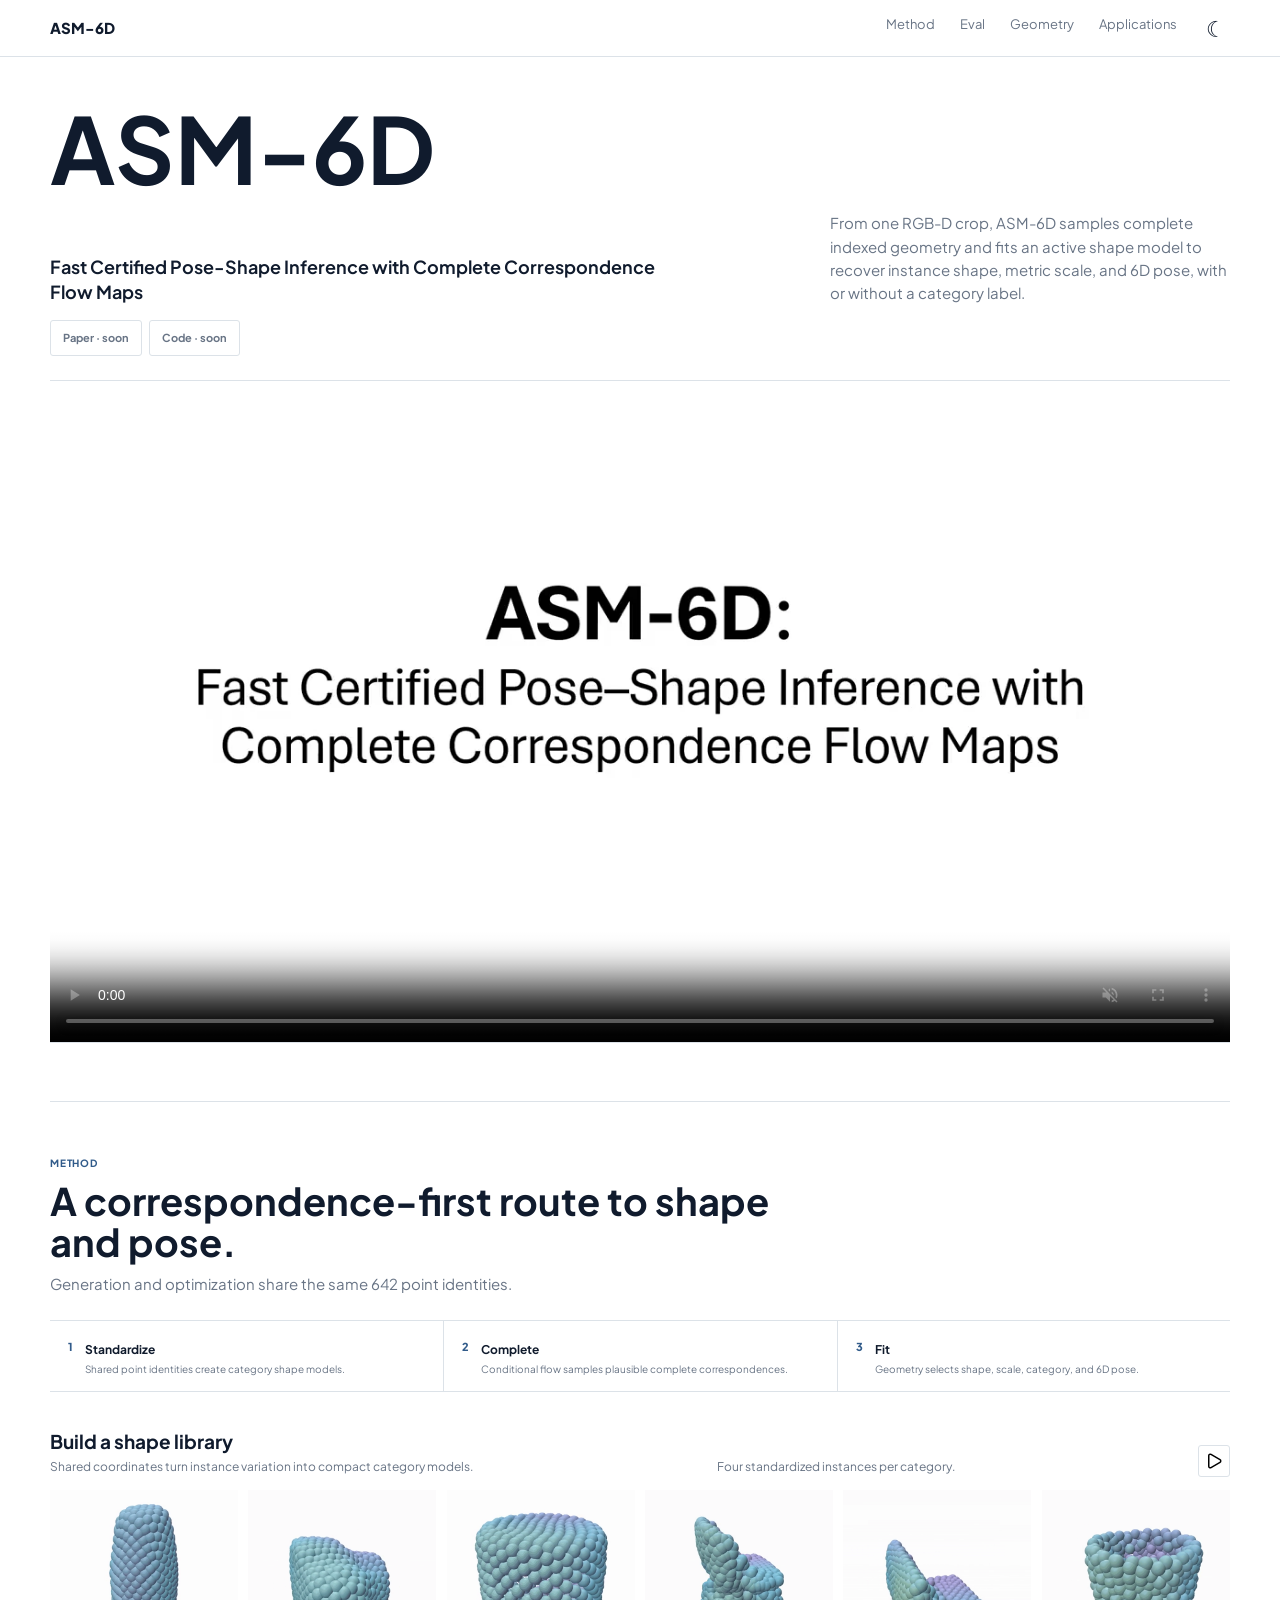
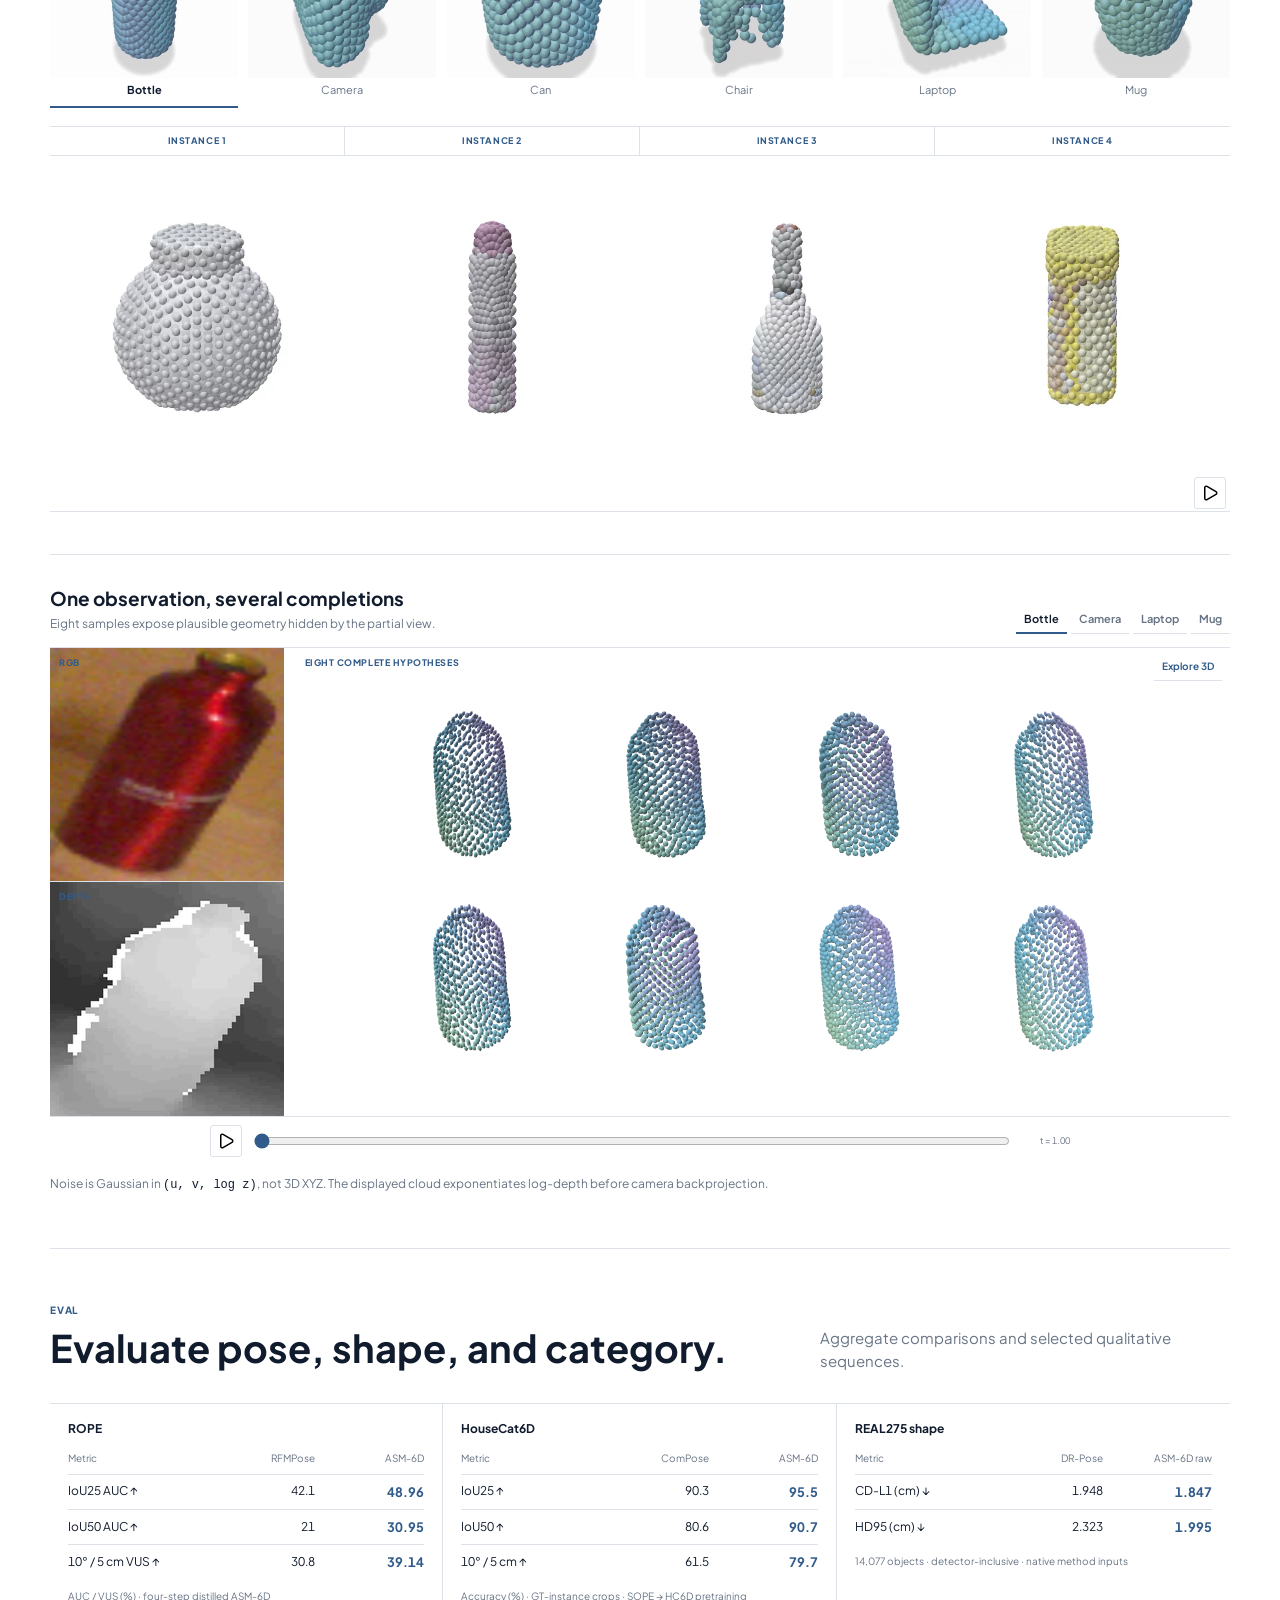
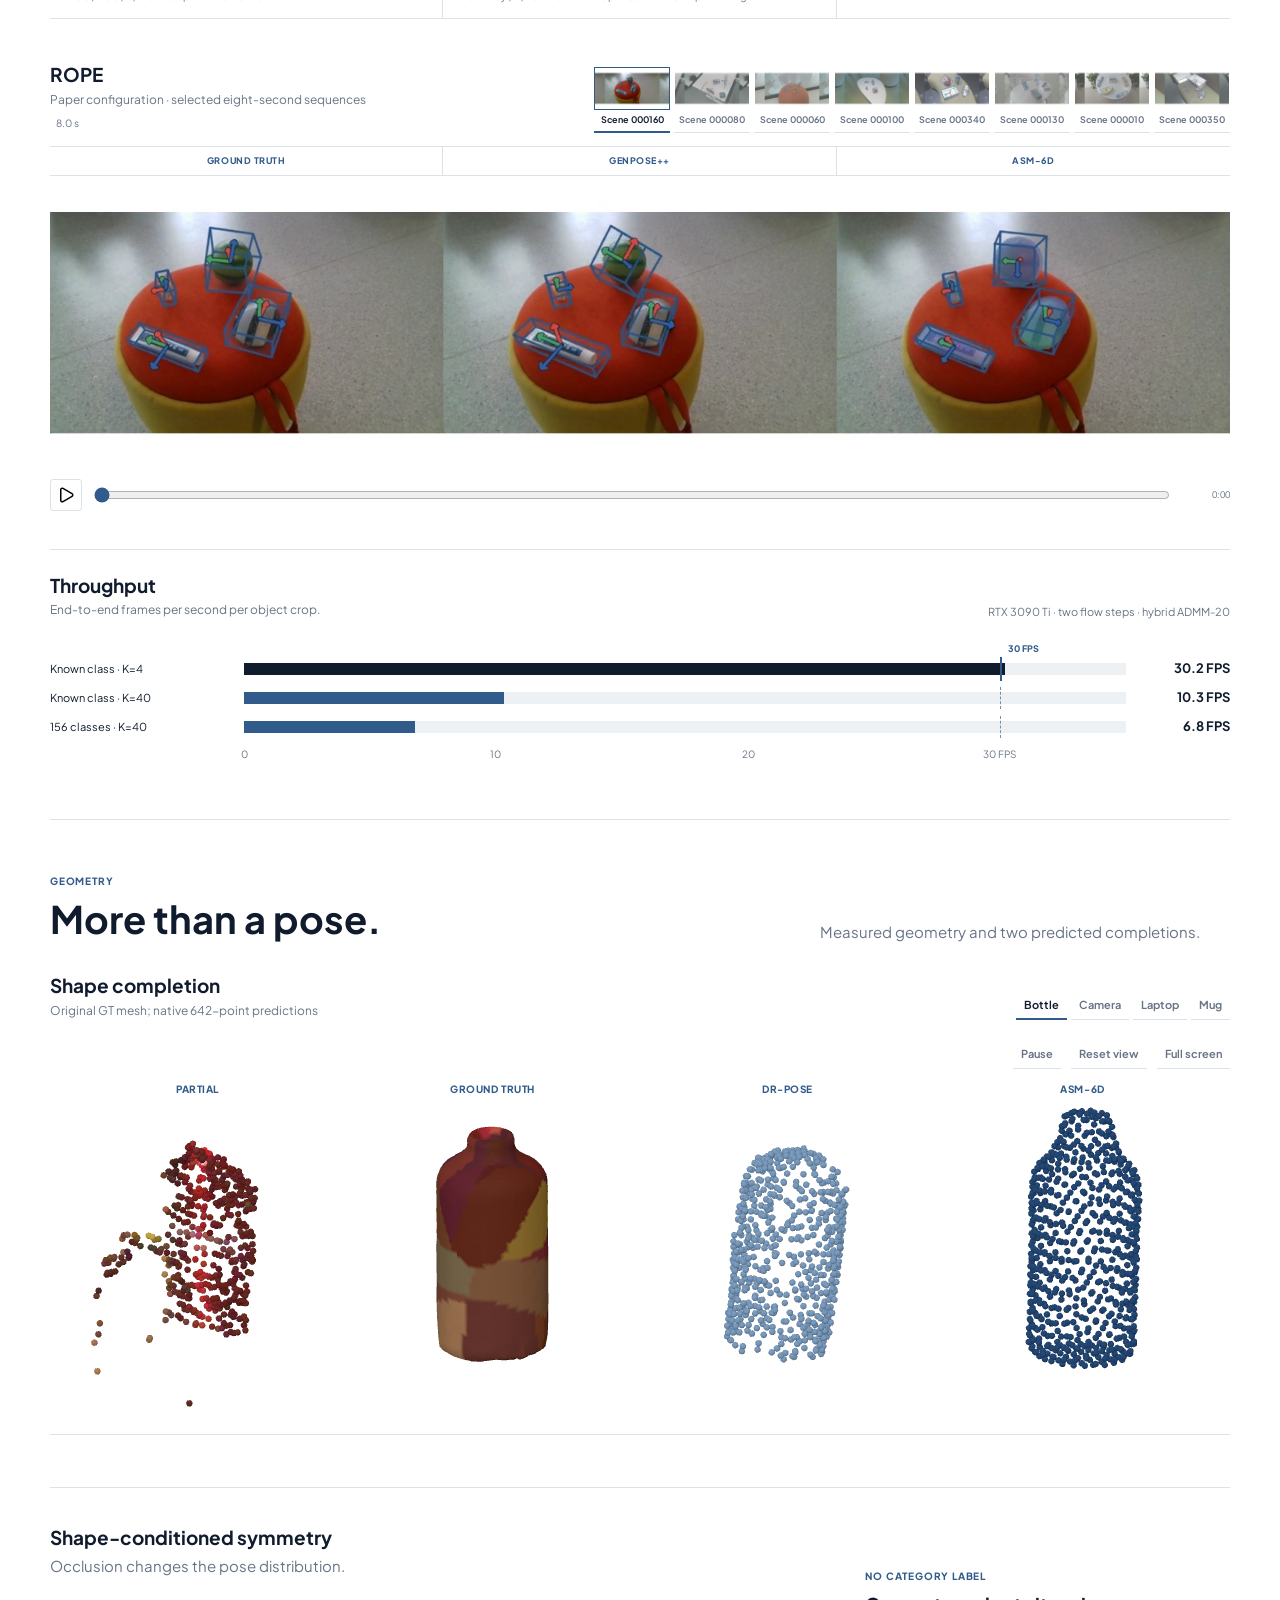
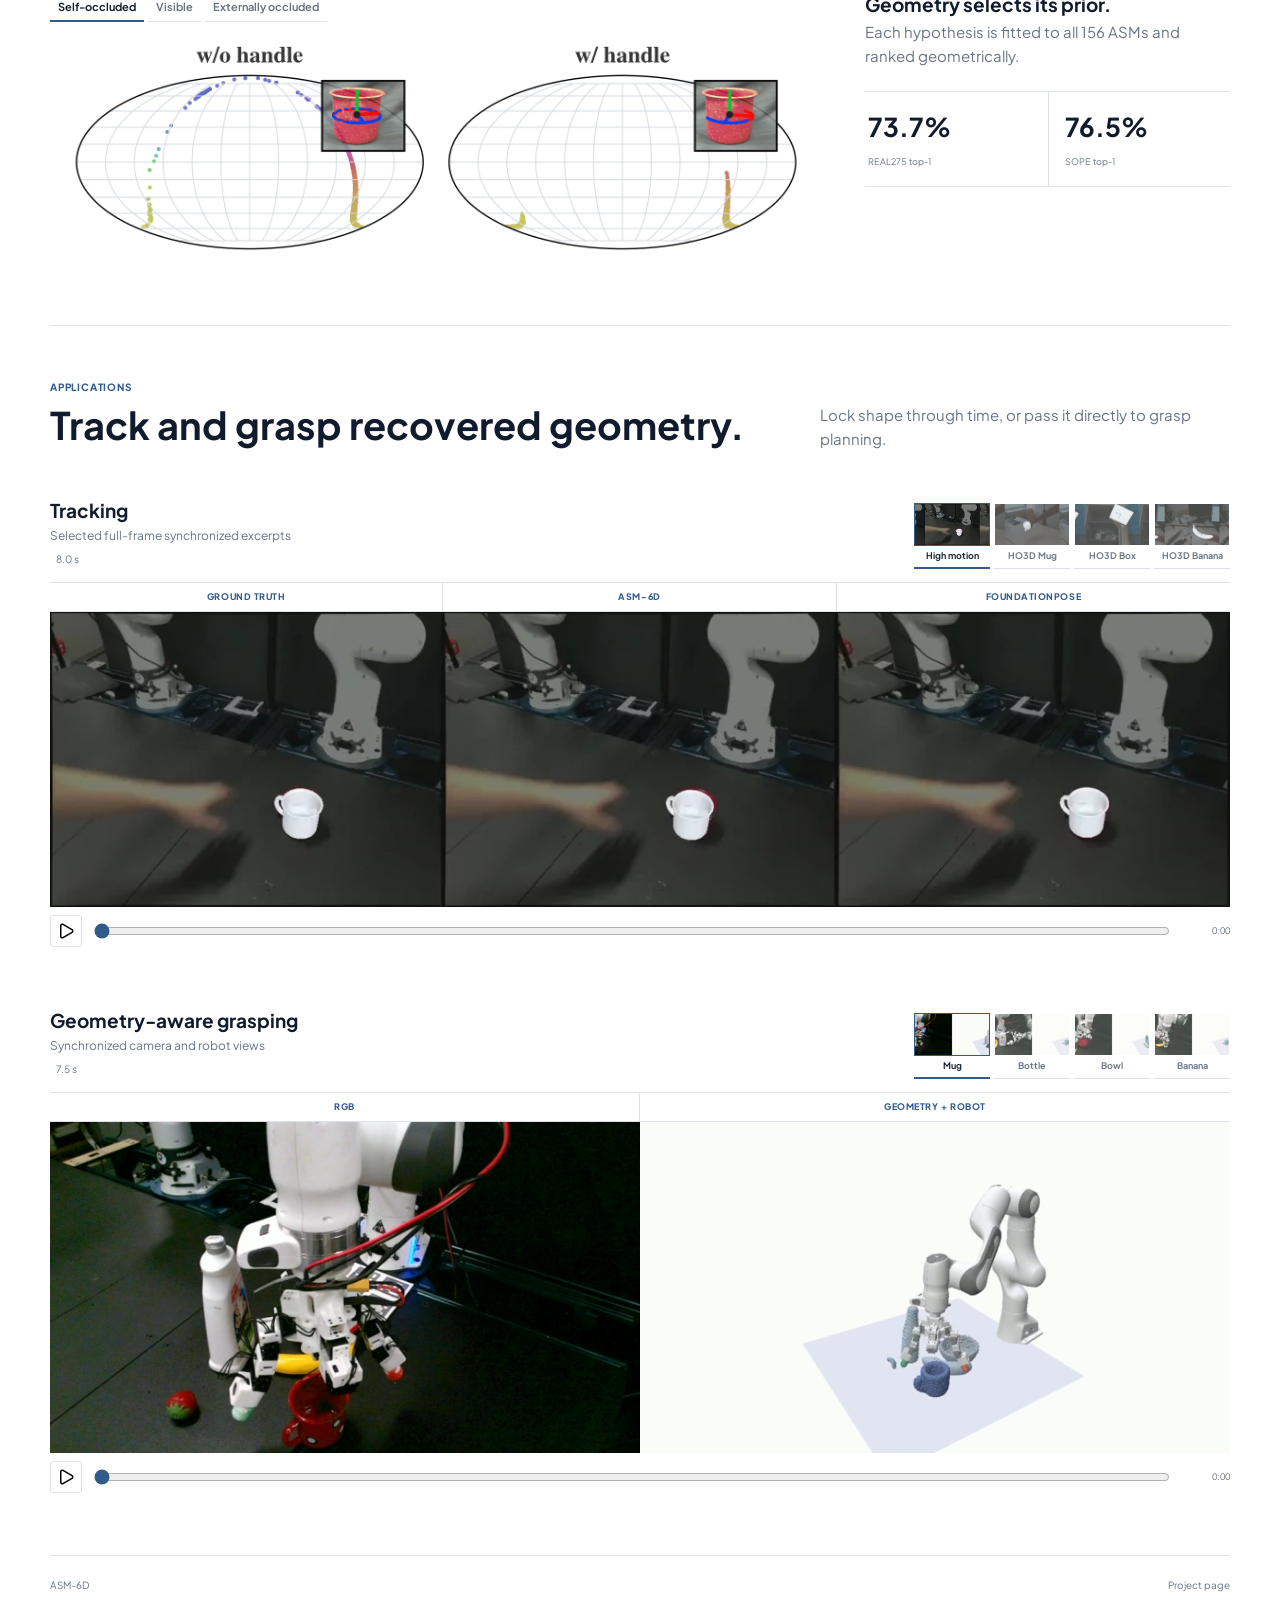
<file: index.html>
<!doctype html>
<html lang="en">
<head>
  <meta charset="utf-8">
  <meta name="viewport" content="width=device-width, initial-scale=1">
  <meta name="description" content="ASM-6D estimates complete object shape and 6D pose from one RGB-D observation.">
  <meta name="robots" content="noindex,nofollow,noarchive">
  <meta property="og:type" content="website">
  <meta property="og:title" content="ASM-6D">
  <meta property="og:description" content="Fast certified pose-shape inference with complete correspondence flow maps.">
  <meta property="og:image" content="assets/images/social-card.webp">
  <title>ASM-6D</title>
  <link rel="icon" href="data:,">
  <link rel="preload" href="assets/fonts/PlusJakartaSans-Variable.ttf" as="font" type="font/ttf" crossorigin>
  <link rel="preload" href="assets/images/main-poster-20261006-v2.webp" as="image" type="image/webp" fetchpriority="high">
  <link rel="stylesheet" href="styles.css?v=full-media-controls-2">
  <script type="module" src="app.js?v=completion-loading-guard"></script>
</head>
<body>
  <a class="skip-link" href="#main">Skip to content</a>
  <header class="site-header"><nav class="wrap nav" aria-label="Primary navigation">
    <a class="wordmark" href="#top">ASM-6D</a>
    <div class="nav-links"><a href="#method">Method</a><a href="#eval">Eval</a><a href="#geometry">Geometry</a><a href="#applications">Applications</a><button id="theme-toggle" class="theme-toggle" type="button" aria-label="Switch to dark reading mode" aria-pressed="false" title="Dark reading mode">☾</button></div>
  </nav></header>

  <main id="main">
    <section class="hero wrap" id="top">
      <h1>ASM-6D</h1>
      <div class="hero-line">
        <p class="subtitle">Fast Certified Pose-Shape Inference with Complete Correspondence Flow Maps</p>
        <p class="lede">From one RGB-D crop, ASM-6D samples complete indexed geometry and fits an active shape model to recover instance shape, metric scale, and 6D pose, with or without a category label.</p>
      </div>
      <div class="actions" aria-label="Project resources"><span class="button quiet" aria-disabled="true">Paper · soon</span><span class="button quiet" aria-disabled="true">Code · soon</span></div>
      <div class="main-video" id="main-video-shell">
        <video id="main-video" controls muted playsinline preload="metadata" poster="assets/images/main-poster-20261006-v2.webp" aria-label="ASM-6D project video"></video>
        <div class="video-placeholder" id="main-video-placeholder"><span>Main video coming soon</span></div>
      </div>
    </section>

    <section class="section wrap" id="method">
      <header class="section-heading"><p class="eyebrow">Method</p><h2>A correspondence-first route to shape and pose.</h2><p>Generation and optimization share the same 642 point identities.</p></header>
      <ol class="method-steps" aria-label="ASM-6D method stages">
        <li><span>1</span><div><strong>Standardize</strong><p>Shared point identities create category shape models.</p></div></li>
        <li><span>2</span><div><strong>Complete</strong><p>Conditional flow samples plausible complete correspondences.</p></div></li>
        <li><span>3</span><div><strong>Fit</strong><p>Geometry selects shape, scale, category, and 6D pose.</p></div></li>
      </ol>
      <figure class="method-overview" id="method-overview" hidden><img alt="ASM-6D method overview"><figcaption>A replaceable overview of the complete inference pipeline.</figcaption></figure>

      <article class="template-explorer">
        <div class="subhead"><div><h3>Build a shape library</h3><p>Shared coordinates turn instance variation into compact category models.</p></div><p class="microcopy">Four standardized instances per category.</p></div>
        <div class="template-grid" id="template-grid" role="tablist" aria-label="ASM category"></div>
        <div class="instance-reel" id="instance-reel" hidden>
          <div class="column-labels four"><span>Instance 1</span><span>Instance 2</span><span>Instance 3</span><span>Instance 4</span></div>
          <button class="media-button" type="button" aria-label="Pause category instances"><video muted loop playsinline preload="none"></video></button>
        </div>
      </article>

      <article class="flow-explorer">
        <div class="comparison-head"><div><h3>One observation, several completions</h3><p>Eight samples expose plausible geometry hidden by the partial view.</p></div><div class="switches" id="flow-controls" role="tablist" aria-label="Flow completion object"></div></div>
        <div class="flow-stage">
          <div class="flow-input" aria-label="RGB-D conditioning input">
            <div><span>RGB</span><img id="flow-rgb" alt="RGB crop used to condition the flow model"></div>
            <div><span>Depth</span><img id="flow-depth" alt="Depth crop used to condition the flow model"></div>
          </div>
          <div class="flow-output">
            <div class="flow-output-label">Eight complete hypotheses</div><button id="flow-orbit" class="flow-orbit icon-button-inline" type="button" aria-pressed="false">Explore 3D</button>
            <button class="media-button flow-media" type="button" aria-label="Play flow animation"><video id="flow-video" data-autoplay muted playsinline preload="none"></video></button>
            <div id="flow-viewer" class="flow-viewer" hidden><canvas tabindex="0" aria-label="Orbit all eight hypotheses together"></canvas><img class="shape-fallback" alt="Eight flow hypotheses" hidden></div>
          </div>
        </div>
        <div class="media-timeline flow-timeline"><input id="flow-scrubber" type="range" min="0" max="1000" value="0" aria-label="Flow denoising progress"><output for="flow-scrubber">t = 1.00</output></div>
        <p class="flow-note">Noise is Gaussian in <code>(u, v, log z)</code>, not 3D XYZ. The displayed cloud exponentiates log-depth before camera backprojection.</p>
      </article>
    </section>

    <section class="section wrap" id="eval">
      <header class="section-heading split-heading"><div><p class="eyebrow">Eval</p><h2>Evaluate pose, shape, and category.</h2></div><p>Aggregate comparisons and selected qualitative sequences.</p></header>
      <div class="metric-strip" id="benchmark-strip"></div>

      <article class="comparison" data-comparison="rope" hidden>
        <div class="comparison-head"><div><h3>ROPE</h3><p>Paper configuration · selected eight-second sequences</p></div><div class="switches" data-controls role="tablist" aria-label="ROPE scene"></div></div>
        <div class="column-labels three"><span>Ground truth</span><span>GenPose++</span><span>ASM-6D</span></div>
        <button class="media-button comparison-media" type="button" aria-label="Pause ROPE comparison"><video data-video data-autoplay muted loop playsinline preload="none"></video></button>
      </article>

      <article class="comparison" id="housecat-comparison" data-comparison="housecat" hidden>
        <div class="comparison-head"><div><h3>HouseCat6D</h3><p>SOPE-to-HouseCat6D adaptation · official test scenes</p></div><div class="switches" data-controls role="tablist" aria-label="HouseCat6D scene"></div></div>
        <div class="column-labels three"><span>RGB</span><span>Ground truth</span><span>ASM-6D</span></div>
        <button class="media-button comparison-media" type="button" aria-label="Pause HouseCat6D comparison"><video data-video data-autoplay muted loop playsinline preload="none"></video></button>
      </article>

      <article class="throughput" aria-labelledby="throughput-title">
        <div class="subhead"><div><h3 id="throughput-title">Throughput</h3><p>End-to-end frames per second per object crop.</p></div><p class="runtime-config">RTX 3090 Ti · two flow steps · hybrid ADMM-20</p></div>
        <div class="latency-chart" id="latency-chart"></div>
        <div class="fps-axis" aria-hidden="true"><span>0</span><span>10</span><span>20</span><span>30 FPS</span></div>
      </article>
    </section>

    <section class="section wrap" id="geometry">
      <header class="section-heading split-heading"><div><p class="eyebrow">Geometry</p><h2>More than a pose.</h2></div><p>Measured geometry and two predicted completions.</p></header>
      <article class="shape-completion">
        <div class="comparison-head"><div><h3>Shape completion</h3><p>Original GT mesh; native 642-point predictions</p></div><div class="switches" id="shape-controls" role="tablist" aria-label="Shape completion object"></div></div>
        <div class="shape-toolbar"><button class="icon-button-inline" id="shape-play" type="button" aria-label="Pause automatic rotation">Pause</button><button class="icon-button-inline" id="shape-reset" type="button">Reset view</button><button class="icon-button-inline" id="shape-fullscreen" type="button">Full screen</button></div>
        <div class="shape-viewer" id="shape-viewer" role="region" aria-label="Synchronized interactive shape completion comparison"><div class="shape-labels"><span>Partial</span><span>Ground truth</span><span>DR-Pose</span><span>ASM-6D</span></div><canvas tabindex="0" aria-label="Synchronized GT mesh and three point clouds"></canvas><img class="shape-fallback" alt="Shape completion comparison" hidden></div>
      </article>

      <div class="geometry-pair">
        <article class="compact-study"><div class="study-head"><h3>Shape-conditioned symmetry</h3><p>Occlusion changes the pose distribution.</p></div><div class="switches" id="ambiguity-controls" role="tablist" aria-label="Occlusion condition"></div><button class="media-button" type="button" data-lightbox aria-label="Enlarge pose ambiguity visualization"><img id="ambiguity-image" src="assets/images/ambiguity-self.webp" alt="Shape-conditioned pose distributions"></button></article>
        <article class="prior-study"><p class="eyebrow">No category label</p><h3>Geometry selects its prior.</h3><p>Each hypothesis is fitted to all 156 ASMs and ranked geometrically.</p><div class="classification-metrics" id="classification-metrics"></div></article>
      </div>
    </section>

    <section class="section wrap" id="applications">
      <header class="section-heading split-heading"><div><p class="eyebrow">Applications</p><h2>Track and grasp recovered geometry.</h2></div><p>Lock shape through time, or pass it directly to grasp planning.</p></header>
      <article class="comparison" data-comparison="tracking">
        <div class="comparison-head"><div><h3>Tracking</h3><p>Selected full-frame synchronized excerpts</p></div><div class="switches" data-controls role="tablist" aria-label="Tracking sequence"></div></div>
        <div class="column-labels three"><span>Ground truth</span><span>ASM-6D</span><span>FoundationPose</span></div>
        <button class="media-button comparison-media" type="button" aria-label="Pause tracking comparison"><video data-video data-autoplay muted loop playsinline preload="none"></video></button>
      </article>
      <article class="comparison" data-comparison="grasping">
        <div class="comparison-head"><div><h3>Geometry-aware grasping</h3><p>Synchronized camera and robot views</p></div><div class="switches" data-controls role="tablist" aria-label="Grasp sequence"></div></div>
        <div class="column-labels two"><span>RGB</span><span>Geometry + robot</span></div>
        <button class="media-button comparison-media" type="button" aria-label="Pause grasping comparison"><video data-video data-autoplay muted loop playsinline preload="none"></video></button>
      </article>
    </section>
  </main>

  <footer class="footer wrap"><p>ASM-6D</p><p>Project page</p></footer>
  <dialog class="lightbox" id="lightbox" aria-label="Expanded media"><button class="icon-button" type="button" aria-label="Close expanded media">×</button><img alt="Expanded visualization"></dialog>
</body>
</html>
</file>
<file: styles.css>
@font-face{font-family:Jakarta;src:url("assets/fonts/PlusJakartaSans-Variable.ttf") format("truetype");font-style:normal;font-weight:200 800;font-display:swap}
:root{--ink:#101b2d;--blue:#315b8a;--blue-mid:#7190b0;--blue-pale:#d9e3ec;--gray:#8d959e;--muted:#687485;--line:#dce2e8;--paper:#fff;--max:1180px}
*{box-sizing:border-box}html{scroll-behavior:smooth;background:#fff}body{margin:0;color:var(--ink);background:#fff;font-family:Jakarta,Arial,sans-serif;font-size:15px;line-height:1.55;letter-spacing:0}img,video,canvas{display:block;width:100%;background:#fff}button,a{font:inherit}button{color:inherit}.wrap{width:min(calc(100% - 48px),var(--max));margin-inline:auto}
.skip-link{position:fixed;left:12px;top:-60px;z-index:100;background:var(--ink);color:#fff;padding:9px 13px}.skip-link:focus{top:12px}.site-header{position:sticky;top:0;z-index:30;background:rgba(255,255,255,.96);border-bottom:1px solid var(--line);backdrop-filter:blur(10px)}.nav{height:56px;display:flex;align-items:center;justify-content:space-between}.wordmark{font-weight:800;color:var(--ink);text-decoration:none}.nav-links{display:flex;gap:25px}.nav-links a{color:var(--muted);text-decoration:none;font-size:13px}.nav-links a:hover,.nav-links a:focus{color:var(--ink)}
.eyebrow{margin:0 0 8px;color:var(--blue);font-size:10px;font-weight:750;text-transform:uppercase;letter-spacing:.08em}h1,h2,h3,p{margin-top:0}h1{font-size:clamp(58px,7vw,92px);line-height:.94;letter-spacing:0;margin:0}h2{font-size:clamp(29px,3vw,42px);line-height:1.08;letter-spacing:0;margin-bottom:10px}h3{font-size:19px;line-height:1.2;letter-spacing:0;margin-bottom:5px}.subtitle{font-size:18px;line-height:1.4;font-weight:650;max-width:650px;margin:0}.lede{font-size:15px;color:var(--muted);max-width:400px;margin:0}.hero{padding-block:48px 58px}.hero-line{display:flex;justify-content:space-between;align-items:end;gap:64px;margin-top:20px}.actions{display:flex;gap:7px;margin-top:16px}.button{display:inline-flex;border:1px solid var(--line);border-radius:3px;padding:8px 12px;color:var(--muted);background:#fff;font-size:11px;font-weight:700}.main-video{position:relative;margin-top:24px;aspect-ratio:16/8.4;background:#fff;border-block:1px solid var(--line);overflow:hidden}.main-video video{height:100%;object-fit:contain}.video-placeholder{position:absolute;right:12px;bottom:10px;pointer-events:none}.video-placeholder span{display:block;padding:5px 8px;border:1px solid var(--line);background:rgba(255,255,255,.9);color:var(--muted);font-size:9px;font-weight:700}
.section{position:relative;padding-block:54px;border-top:1px solid var(--line)}.anchor-alias{position:absolute;top:-56px}.section-heading{max-width:760px;margin-bottom:25px}.section-heading>p:last-child,.split-heading>p{color:var(--muted);margin-bottom:0}.split-heading{max-width:none;display:grid;grid-template-columns:1fr 410px;gap:55px;align-items:end}.split-heading>p{padding-bottom:5px}.method-steps{display:grid;grid-template-columns:repeat(3,1fr);margin:0 0 34px;padding:0;border-block:1px solid var(--line);list-style:none}.method-steps li{display:flex;gap:12px;padding:15px 18px}.method-steps li+li{border-left:1px solid var(--line)}.method-steps li>span{color:var(--blue);font-size:11px;font-weight:800;padding-top:2px}.method-steps strong{font-size:12px}.method-steps p{margin:2px 0 0;color:var(--muted);font-size:10px;line-height:1.45}.method-overview{margin:0 0 40px;border-block:1px solid var(--line)}.method-overview img{max-height:560px;object-fit:contain}.method-overview figcaption{font-size:10px;color:var(--muted);padding:7px 0}.subhead,.comparison-head{display:flex;align-items:end;justify-content:space-between;gap:28px;margin-bottom:13px}.subhead p,.comparison-head p{margin:0;color:var(--muted);font-size:12px}.microcopy{max-width:320px;text-align:right}.template-explorer{padding-top:4px}.template-grid{display:grid;grid-template-columns:repeat(6,1fr);gap:10px}.template-tile{position:relative;padding:0 0 8px;border:0;border-bottom:2px solid transparent;background:#fff;cursor:pointer;text-align:left}.template-tile video{aspect-ratio:1/1;object-fit:contain}.template-tile span{display:block;text-align:center;font-size:11px;color:var(--muted);margin-top:3px}.template-tile.active{border-color:var(--blue)}.template-tile.active span{color:var(--ink);font-weight:700}.instance-reel{margin-top:18px;border-bottom:1px solid var(--line)}.instance-reel video{aspect-ratio:48/13;object-fit:contain}.flow-explorer,.throughput{margin-top:42px;padding-top:32px;border-top:1px solid var(--line)}.flow-stage{display:grid;grid-template-columns:minmax(150px,1fr) minmax(0,4fr);gap:12px;align-items:stretch;border-block:1px solid var(--line)}.flow-input{display:grid;grid-template-rows:1fr 1fr;gap:1px;background:var(--line)}.flow-input>div{position:relative;min-height:0;background:#fff}.flow-input span,.flow-output-label{position:absolute;z-index:1;top:8px;left:9px;color:var(--blue);font-size:9px;font-weight:750;text-transform:uppercase;letter-spacing:.06em}.flow-input img{height:100%;object-fit:cover}.flow-output{position:relative;min-width:0;background:#fff}.flow-output-label{position:absolute}.flow-media,.flow-media video{width:100%;height:100%;aspect-ratio:2/1;object-fit:contain}.flow-timeline{grid-column:2;max-width:none;width:80%;margin:3px 0 0 auto}
.media-button{display:block;width:100%;padding:0;border:0;background:#fff;cursor:pointer;position:relative}.media-button:focus-visible,.switches button:focus-visible,.template-tile:focus-visible,.icon-button-inline:focus-visible,.icon-button:focus-visible{outline:2px solid var(--blue);outline-offset:3px}.switches{display:flex;flex-wrap:wrap;gap:4px}.switches button,.icon-button-inline{border:0;border-bottom:1px solid var(--line);padding:6px 8px;background:#fff;color:var(--muted);cursor:pointer;font-size:11px;font-weight:650}.switches button.active{color:var(--ink);border-color:var(--blue);box-shadow:inset 0 -1px var(--blue)}.switches .preview-tab{width:76px;padding:0 0 5px;text-align:center}.preview-tab img{width:76px;height:43px;object-fit:cover;filter:saturate(.72);opacity:.72;border:1px solid transparent}.preview-tab span{display:block;margin-top:3px;font-size:9px;white-space:nowrap;overflow:hidden;text-overflow:ellipsis}.preview-tab.active img{opacity:1;filter:none;border-color:var(--blue)}
.metric-strip{display:grid;grid-template-columns:repeat(3,1fr);border-block:1px solid var(--line);margin-bottom:42px}.metric-comparison{padding:16px 18px 14px;border-right:1px solid var(--line)}.metric-comparison:last-child{border-right:0}.metric-comparison header{display:flex;justify-content:space-between;align-items:baseline;gap:12px}.metric-comparison header strong{font-size:12px}.metric-comparison header span{color:var(--blue);font-size:17px;font-weight:800}.metric-comparison footer{margin-top:8px;color:var(--muted);font-size:8px}.comparison-bar{margin-top:11px}.bar-row{display:grid;grid-template-columns:72px 1fr 34px;align-items:center;gap:7px;margin:5px 0;color:var(--muted);font-size:9px}.bar-row span{white-space:nowrap;overflow:hidden;text-overflow:ellipsis}.bar-row i{display:block;height:7px;background:#edf0f2}.bar-row b{display:block;height:100%;background:#a6adb5}.bar-row em{text-align:right;font-style:normal;font-weight:700}.bar-row.ours{color:var(--ink)}.bar-row.ours b{background:var(--blue)}.comparison{position:relative;margin-top:44px}.comparison+.comparison{margin-top:54px}.column-labels,.shape-labels{display:grid;border-block:1px solid var(--line);color:var(--blue);font-size:9px;font-weight:750;text-transform:uppercase;letter-spacing:.06em}.column-labels.three{grid-template-columns:repeat(3,1fr)}.column-labels.four,.shape-labels{grid-template-columns:repeat(4,1fr)}.column-labels.two{grid-template-columns:repeat(2,1fr)}.column-labels span,.shape-labels span{text-align:center;padding:7px;border-right:1px solid var(--line)}.column-labels span:last-child,.shape-labels span:last-child{border-right:0}.comparison-media{overflow:hidden}.comparison-media video{height:auto;object-fit:contain}.media-timeline{display:grid;grid-template-columns:1fr 52px;align-items:center;gap:10px;padding:8px 0}.media-timeline input{width:100%;height:18px;accent-color:var(--blue);cursor:pointer}.media-timeline output{color:var(--muted);font-size:9px;text-align:right;font-variant-numeric:tabular-nums}.flow-timeline{max-width:860px;margin:0 auto}.expand-media{display:none;position:absolute;right:8px;bottom:8px;z-index:2;border:1px solid var(--line);border-radius:2px;padding:5px 8px;background:rgba(255,255,255,.92);color:var(--muted);font-size:9px;font-weight:700;cursor:pointer}.expand-media:hover,.expand-media:focus{color:var(--ink);border-color:var(--blue-mid)}.latency-chart{position:relative;padding-top:5px}.latency-row{display:grid;grid-template-columns:180px 1fr 126px;align-items:center;gap:14px;margin:12px 0}.latency-label{font-size:11px}.latency-track{height:12px;background:#edf1f4;position:relative}.latency-bar{height:100%;background:var(--blue);min-width:2px}.realtime-marker{position:absolute;left:22.2%;top:-5px;height:22px;border-left:1px dashed var(--blue-mid);pointer-events:none}.realtime-marker span{position:absolute;left:5px;top:-15px;white-space:nowrap;color:var(--blue);font-size:9px;font-style:normal}.latency-value{text-align:right;line-height:1.15}.latency-value strong{display:block;color:var(--ink);font-size:13px}.latency-value small{display:block;color:var(--muted);font-size:9px;margin-top:2px}
.shape-completion{margin-top:8px}.shape-toolbar{display:flex;align-items:center;justify-content:flex-end;gap:10px;padding:6px 0}.shape-toolbar span{font-size:10px;color:var(--muted)}.shape-viewer{position:relative;height:360px;border-bottom:1px solid var(--line);touch-action:none}.shape-viewer canvas{height:100%}.shape-fallback{position:absolute;inset:0;height:100%;object-fit:contain}.geometry-pair{display:grid;grid-template-columns:1.35fr .65fr;gap:58px;margin-top:52px;padding-top:38px;border-top:1px solid var(--line)}.study-head p,.prior-study>p:not(.eyebrow){color:var(--muted)}.compact-study .switches{margin:10px 0 3px}.compact-study img{height:auto;object-fit:contain}.prior-study{padding-top:43px}.classification-metrics{display:grid;grid-template-columns:1fr 1fr;margin-top:24px;border-block:1px solid var(--line)}.classification-metrics div{padding:15px 3px}.classification-metrics div+div{border-left:1px solid var(--line);padding-left:16px}.classification-metrics strong{display:block;font-size:26px}.classification-metrics span{font-size:9px;color:var(--muted)}
.shape-viewer:fullscreen{height:100vh;background:#fff;border:0}.shape-viewer:fullscreen canvas{height:100vh}
.footer{border-top:1px solid var(--line);padding-block:22px 38px;display:flex;justify-content:space-between;color:var(--muted);font-size:10px}.footer p{margin:0}.lightbox{border:0;padding:38px;background:#fff;box-shadow:0 18px 70px rgba(16,27,45,.2);max-width:min(94vw,1500px);max-height:94vh}.lightbox::backdrop{background:rgba(16,27,45,.55)}.lightbox img{max-width:88vw;max-height:82vh;object-fit:contain}.icon-button{position:absolute;right:8px;top:4px;border:0;background:#fff;font-size:27px;cursor:pointer}[hidden]{display:none!important}
@media(max-width:820px){.wrap{width:min(calc(100% - 28px),var(--max))}.nav-links{gap:13px}.nav-links a:nth-child(3){display:none}.hero{padding-block:38px 48px}.hero-line,.split-heading{display:block}.lede{margin-top:10px}.main-video{margin-top:22px}.section{padding-block:46px}.method-steps{grid-template-columns:1fr}.method-steps li+li{border-left:0;border-top:1px solid var(--line)}.template-grid{grid-template-columns:repeat(3,1fr)}.flow-stage{grid-template-columns:1fr}.flow-input{grid-template-columns:1fr 1fr;grid-template-rows:none;aspect-ratio:2/1}.flow-output{border-top:1px solid var(--line)}.flow-timeline{grid-column:1;width:100%}.metric-strip{grid-template-columns:1fr}.metric-comparison{border-right:0;border-bottom:1px solid var(--line)}.metric-comparison:last-child{border-bottom:0}.comparison-head,.subhead{align-items:start}.comparison-head{display:block}.comparison-head .switches{margin-top:11px;flex-wrap:nowrap;overflow-x:auto;padding-bottom:4px}.microcopy{display:none}.latency-row{grid-template-columns:115px 1fr 76px;gap:8px}.shape-viewer{height:430px}.shape-labels{grid-template-columns:1fr 1fr}.shape-labels span:nth-child(2){border-right:0}.geometry-pair{grid-template-columns:1fr;gap:35px}.prior-study{padding-top:0}.footer{display:block}.footer p+p{margin-top:3px}}
@media(max-width:500px){body{font-size:14px}.nav{height:52px}.nav-links a{font-size:10px}.hero{padding-top:34px}h1{font-size:60px}.subtitle{font-size:15px}.main-video{aspect-ratio:16/9}.template-grid{gap:5px}.flow-media{height:280px}.comparison-head{display:block}.comparison-head .switches{margin-top:9px}.column-labels{font-size:8px}.expand-media{display:block}.shape-toolbar span{display:none}.shape-viewer{height:430px}.latency-row{grid-template-columns:96px 1fr 70px}.lightbox{padding:30px 8px}}
.operating-point .realtime-marker{top:-6px;height:24px;border-left:2px solid var(--blue)}.operating-point .realtime-marker span{left:6px;font-weight:750}.operating-point .latency-bar{background:var(--ink)}
.flow-media{height:auto;aspect-ratio:2/1}.flow-media video{height:auto;aspect-ratio:2/1;object-fit:contain}@media(max-width:500px){.expand-media{bottom:40px}.flow-input{aspect-ratio:2.3/1}.flow-output-label{top:5px;left:6px}.flow-stage{gap:6px}}
@media(prefers-reduced-motion:reduce){html{scroll-behavior:auto}}

html,body{background:var(--paper)}h1{font-size:92px}h2{font-size:38px}
.theme-toggle{width:28px;height:28px;flex:none;padding:0;border:0;background:transparent;color:var(--ink);font-size:22px;cursor:pointer;line-height:1}
.theme-toggle:focus-visible{outline:2px solid var(--blue);outline-offset:3px}
.score-heading,.score-row{display:grid;grid-template-columns:1.1fr .8fr .8fr;gap:8px;align-items:center;text-align:right;font-size:11px}
.score-heading{margin:13px 0 7px;color:var(--muted);font-size:10px}.score-heading span:first-child,.score-row span:first-child{text-align:left}
.score-row{padding:7px 0;border-top:1px solid var(--line);font-size:12px;font-variant-numeric:tabular-nums}.score-row strong{color:var(--blue);font-size:13px}
.metric-comparison footer{font-size:10px;line-height:1.5;margin-top:10px}
.throughput{margin-top:30px;padding-top:24px}.latency-chart{padding-top:15px}.latency-row{grid-template-columns:180px 1fr 90px}
.realtime-marker{left:85.714%}.fps-axis{position:relative;height:18px;margin:0 104px 0 194px;font-size:10px;color:var(--muted)}
.fps-axis span{position:absolute;transform:translateX(-50%)}.fps-axis span:nth-child(1){left:0}.fps-axis span:nth-child(2){left:28.571%}.fps-axis span:nth-child(3){left:57.143%}.fps-axis span:nth-child(4){left:85.714%}
.runtime-config{max-width:320px;text-align:right;font-size:11px!important}
.flow-orbit{position:absolute;z-index:3;right:8px;top:5px;color:#315b8a;background:#fff;font-size:10px}
.flow-viewer{position:relative;aspect-ratio:2/1;background:#fff;touch-action:none}.flow-viewer canvas{height:100%}
.flow-note{margin:10px 0 0;color:var(--muted);font-size:12px;line-height:1.5}.flow-note code{font-size:inherit;color:var(--ink)}
.shape-labels{position:absolute;inset:0;z-index:2;pointer-events:none;border:0;display:grid;grid-template-columns:repeat(4,1fr);color:#315b8a}
.shape-labels span{align-self:start;border:0;background:rgba(255,255,255,.9);font-size:10px}
.shape-viewer canvas:focus-visible,.flow-viewer canvas:focus-visible{outline:2px solid var(--blue);outline-offset:2px}
.media-duration{color:var(--muted);font-size:10px;margin-left:6px}
[data-theme=dark]{--paper:#17191d;--ink:#edf0f4;--blue:#9cbfe6;--muted:#b2bac5;--line:#3b414b;--blue-mid:#91a9c3;color-scheme:dark}
[data-theme=dark] .site-header{background:rgba(23,25,29,.96)}
[data-theme=dark] .switches button,[data-theme=dark] .icon-button-inline,[data-theme=dark] .template-tile,[data-theme=dark] .button{background:var(--paper)}
[data-theme=dark] .template-tile video,[data-theme=dark] .instance-reel video,[data-theme=dark] .flow-stage,[data-theme=dark] .shape-viewer{background:#fff;color:#315b8a;color-scheme:light}
[data-theme=dark] .flow-orbit{background:#fff;color:#315b8a}
[data-theme=dark] .latency-track{background:#343b45}[data-theme=dark] .operating-point .latency-bar{background:#c4d6eb}
[data-theme=dark] .lightbox,[data-theme=dark] .icon-button{background:var(--paper)}
@media(max-width:820px){h2{font-size:29px}.latency-row{grid-template-columns:115px 1fr 74px}.fps-axis{margin-left:123px;margin-right:82px}.runtime-config{display:block;font-size:9px!important}.shape-labels{grid-template-columns:repeat(2,1fr);grid-template-rows:repeat(2,1fr)}.flow-orbit{font-size:9px}}
@media(max-width:500px){h1{font-size:60px}.latency-row{grid-template-columns:96px 1fr 70px}.fps-axis{margin-left:104px;margin-right:78px}.nav-links{gap:10px}.theme-toggle{width:24px}.flow-output-label{font-size:8px;max-width:60%}.score-row{font-size:12px}.score-heading{font-size:10px}}

.media-toolbar{display:flex;justify-content:flex-end;padding:4px 0;gap:8px}
.instance-reel{position:relative;padding-bottom:36px}.instance-playback{position:absolute;bottom:2px;right:4px;z-index:2;padding:0}
.playback-toggle{display:grid;place-items:center;width:32px;height:32px;flex:none;padding:6px;border:1px solid var(--line);border-radius:3px;background:var(--paper);cursor:pointer;color:var(--ink)}
.playback-toggle img{width:18px;height:18px;background:transparent}
.playback-toggle:hover{border-color:var(--blue)}
.playback-toggle:focus-visible{outline:2px solid var(--blue);outline-offset:3px}
.media-timeline.has-playback-control{grid-template-columns:32px minmax(0,1fr) 52px}
[data-theme=dark] .playback-toggle img{filter:invert(1)}
</file>
